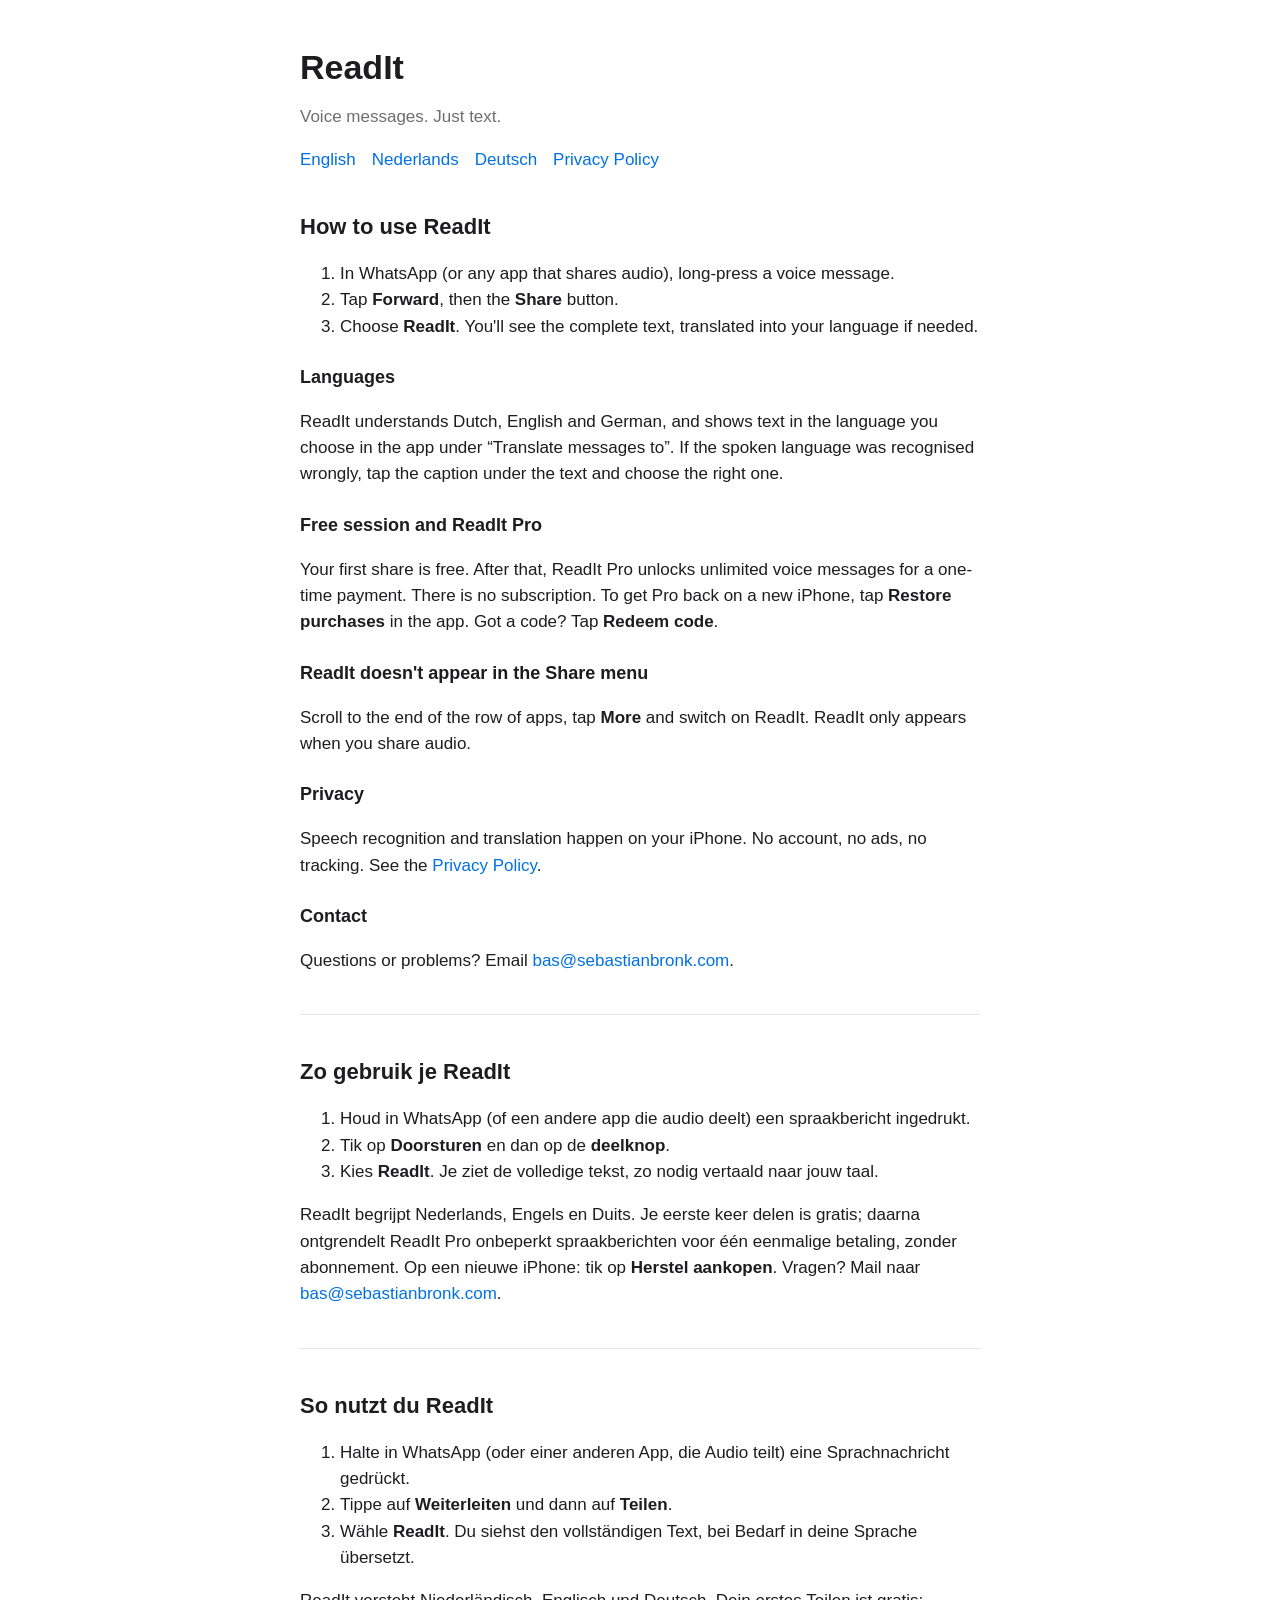
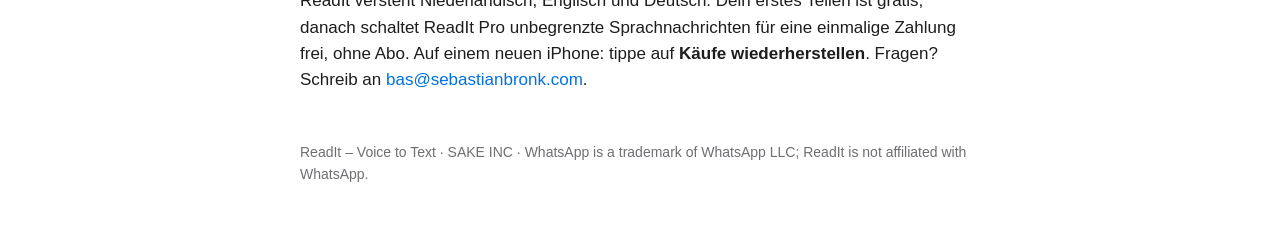
<file: index.html>
<!doctype html>
<html lang="en">
<head>
<meta charset="utf-8">
<meta name="viewport" content="width=device-width, initial-scale=1">
<title>ReadIt Support</title>
<meta name="description" content="Support for ReadIt – Voice to Text: voice messages, just text.">
<link rel="stylesheet" href="style.css">
</head>
<body>
<main>
<h1>ReadIt</h1>
<p class="muted">Voice messages. Just text.</p>
<nav><a href="#en">English</a><a href="#nl">Nederlands</a><a href="#de">Deutsch</a><a href="privacy.html">Privacy Policy</a></nav>

<section id="en">
<h2>How to use ReadIt</h2>
<ol>
<li>In WhatsApp (or any app that shares audio), long-press a voice message.</li>
<li>Tap <b>Forward</b>, then the <b>Share</b> button.</li>
<li>Choose <b>ReadIt</b>. You'll see the complete text, translated into your language if needed.</li>
</ol>
<h3>Languages</h3>
<p>ReadIt understands Dutch, English and German, and shows text in the language you choose in the app under
“Translate messages to”. If the spoken language was recognised wrongly, tap the caption under the text and choose
the right one.</p>
<h3>Free session and ReadIt Pro</h3>
<p>Your first share is free. After that, ReadIt Pro unlocks unlimited voice messages for a one-time payment.
There is no subscription. To get Pro back on a new iPhone, tap <b>Restore purchases</b> in the app.
Got a code? Tap <b>Redeem code</b>.</p>
<h3>ReadIt doesn't appear in the Share menu</h3>
<p>Scroll to the end of the row of apps, tap <b>More</b> and switch on ReadIt. ReadIt only appears when you share audio.</p>
<h3>Privacy</h3>
<p>Speech recognition and translation happen on your iPhone. No account, no ads, no tracking.
See the <a href="privacy.html">Privacy Policy</a>.</p>
<h3>Contact</h3>
<p>Questions or problems? Email <a href="mailto:bas@sebastianbronk.com?subject=ReadIt">bas@sebastianbronk.com</a>.</p>
</section>

<hr>
<section id="nl" lang="nl">
<h2>Zo gebruik je ReadIt</h2>
<ol>
<li>Houd in WhatsApp (of een andere app die audio deelt) een spraakbericht ingedrukt.</li>
<li>Tik op <b>Doorsturen</b> en dan op de <b>deelknop</b>.</li>
<li>Kies <b>ReadIt</b>. Je ziet de volledige tekst, zo nodig vertaald naar jouw taal.</li>
</ol>
<p>ReadIt begrijpt Nederlands, Engels en Duits. Je eerste keer delen is gratis; daarna ontgrendelt ReadIt Pro
onbeperkt spraakberichten voor één eenmalige betaling, zonder abonnement. Op een nieuwe iPhone: tik op
<b>Herstel aankopen</b>. Vragen? Mail naar <a href="mailto:bas@sebastianbronk.com?subject=ReadIt">bas@sebastianbronk.com</a>.</p>
</section>

<hr>
<section id="de" lang="de">
<h2>So nutzt du ReadIt</h2>
<ol>
<li>Halte in WhatsApp (oder einer anderen App, die Audio teilt) eine Sprachnachricht gedrückt.</li>
<li>Tippe auf <b>Weiterleiten</b> und dann auf <b>Teilen</b>.</li>
<li>Wähle <b>ReadIt</b>. Du siehst den vollständigen Text, bei Bedarf in deine Sprache übersetzt.</li>
</ol>
<p>ReadIt versteht Niederländisch, Englisch und Deutsch. Dein erstes Teilen ist gratis; danach schaltet ReadIt Pro
unbegrenzte Sprachnachrichten für eine einmalige Zahlung frei, ohne Abo. Auf einem neuen iPhone: tippe auf
<b>Käufe wiederherstellen</b>. Fragen? Schreib an <a href="mailto:bas@sebastianbronk.com?subject=ReadIt">bas@sebastianbronk.com</a>.</p>
</section>

<footer>ReadIt – Voice to Text · SAKE INC · WhatsApp is a trademark of WhatsApp LLC; ReadIt is not affiliated with WhatsApp.</footer>
</main>
</body>
</html>
</file>
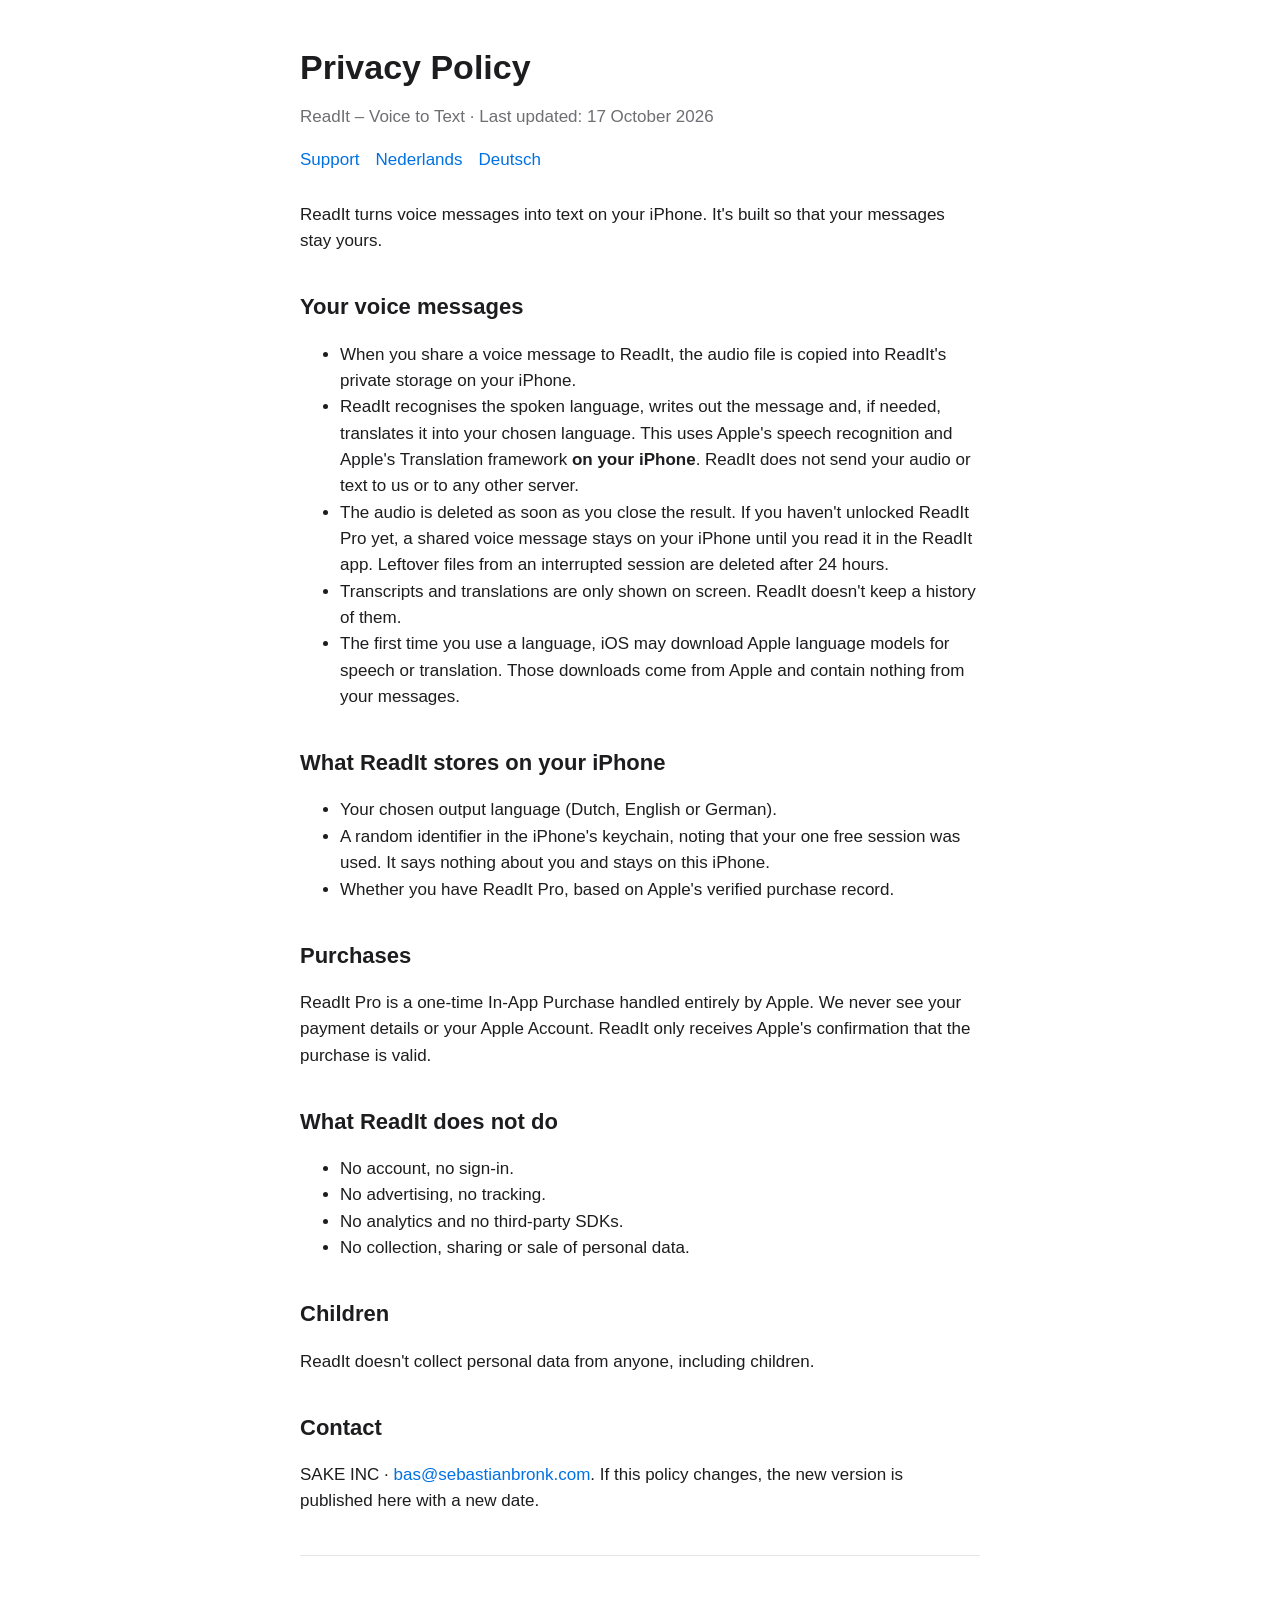
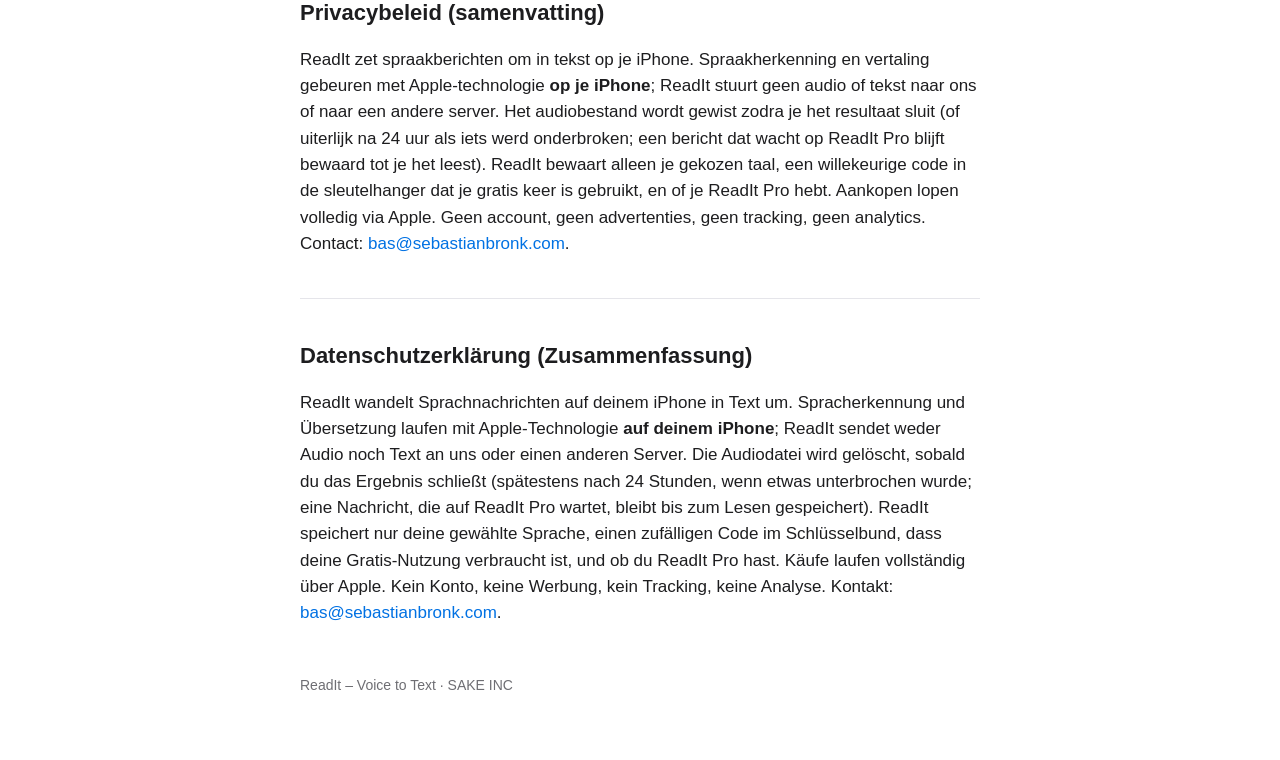
<file: privacy.html>
<!doctype html>
<html lang="en">
<head>
<meta charset="utf-8">
<meta name="viewport" content="width=device-width, initial-scale=1">
<title>ReadIt Privacy Policy</title>
<meta name="description" content="Privacy policy of ReadIt – Voice to Text.">
<link rel="stylesheet" href="style.css">
</head>
<body>
<main>
<h1>Privacy Policy</h1>
<p class="muted">ReadIt – Voice to Text · Last updated: 17 October 2026</p>
<nav><a href="index.html">Support</a><a href="#nl">Nederlands</a><a href="#de">Deutsch</a></nav>

<p>ReadIt turns voice messages into text on your iPhone. It's built so that your messages stay yours.</p>

<h2>Your voice messages</h2>
<ul>
<li>When you share a voice message to ReadIt, the audio file is copied into ReadIt's private storage on your iPhone.</li>
<li>ReadIt recognises the spoken language, writes out the message and, if needed, translates it into your chosen language.
This uses Apple's speech recognition and Apple's Translation framework <b>on your iPhone</b>. ReadIt does not send your
audio or text to us or to any other server.</li>
<li>The audio is deleted as soon as you close the result. If you haven't unlocked ReadIt Pro yet, a shared voice message
stays on your iPhone until you read it in the ReadIt app. Leftover files from an interrupted session are deleted after 24 hours.</li>
<li>Transcripts and translations are only shown on screen. ReadIt doesn't keep a history of them.</li>
<li>The first time you use a language, iOS may download Apple language models for speech or translation. Those downloads
come from Apple and contain nothing from your messages.</li>
</ul>

<h2>What ReadIt stores on your iPhone</h2>
<ul>
<li>Your chosen output language (Dutch, English or German).</li>
<li>A random identifier in the iPhone's keychain, noting that your one free session was used. It says nothing about you
and stays on this iPhone.</li>
<li>Whether you have ReadIt Pro, based on Apple's verified purchase record.</li>
</ul>

<h2>Purchases</h2>
<p>ReadIt Pro is a one-time In-App Purchase handled entirely by Apple. We never see your payment details or your Apple Account.
ReadIt only receives Apple's confirmation that the purchase is valid.</p>

<h2>What ReadIt does not do</h2>
<ul>
<li>No account, no sign-in.</li>
<li>No advertising, no tracking.</li>
<li>No analytics and no third-party SDKs.</li>
<li>No collection, sharing or sale of personal data.</li>
</ul>

<h2>Children</h2>
<p>ReadIt doesn't collect personal data from anyone, including children.</p>

<h2>Contact</h2>
<p>SAKE INC · <a href="mailto:bas@sebastianbronk.com?subject=ReadIt%20privacy">bas@sebastianbronk.com</a>.
If this policy changes, the new version is published here with a new date.</p>

<hr>
<section id="nl" lang="nl">
<h2>Privacybeleid (samenvatting)</h2>
<p>ReadIt zet spraakberichten om in tekst op je iPhone. Spraakherkenning en vertaling gebeuren met Apple-technologie
<b>op je iPhone</b>; ReadIt stuurt geen audio of tekst naar ons of naar een andere server. Het audiobestand wordt gewist zodra
je het resultaat sluit (of uiterlijk na 24 uur als iets werd onderbroken; een bericht dat wacht op ReadIt Pro blijft bewaard
tot je het leest). ReadIt bewaart alleen je gekozen taal, een willekeurige code in de sleutelhanger dat je gratis keer is
gebruikt, en of je ReadIt Pro hebt. Aankopen lopen volledig via Apple. Geen account, geen advertenties, geen tracking,
geen analytics. Contact: <a href="mailto:bas@sebastianbronk.com?subject=ReadIt%20privacy">bas@sebastianbronk.com</a>.</p>
</section>

<hr>
<section id="de" lang="de">
<h2>Datenschutzerklärung (Zusammenfassung)</h2>
<p>ReadIt wandelt Sprachnachrichten auf deinem iPhone in Text um. Spracherkennung und Übersetzung laufen mit
Apple-Technologie <b>auf deinem iPhone</b>; ReadIt sendet weder Audio noch Text an uns oder einen anderen Server. Die
Audiodatei wird gelöscht, sobald du das Ergebnis schließt (spätestens nach 24 Stunden, wenn etwas unterbrochen wurde; eine
Nachricht, die auf ReadIt Pro wartet, bleibt bis zum Lesen gespeichert). ReadIt speichert nur deine gewählte Sprache, einen
zufälligen Code im Schlüsselbund, dass deine Gratis-Nutzung verbraucht ist, und ob du ReadIt Pro hast. Käufe laufen
vollständig über Apple. Kein Konto, keine Werbung, kein Tracking, keine Analyse. Kontakt:
<a href="mailto:bas@sebastianbronk.com?subject=ReadIt%20privacy">bas@sebastianbronk.com</a>.</p>
</section>

<footer>ReadIt – Voice to Text · SAKE INC</footer>
</main>
</body>
</html>
</file>
<file: style.css>
:root { --bg:#ffffff; --fg:#1d1d1f; --muted:#6e6e73; --line:#e5e5ea; --accent:#0071e3; }
@media (prefers-color-scheme: dark) { :root { --bg:#000000; --fg:#f5f5f7; --muted:#a1a1a6; --line:#2c2c2e; --accent:#2997ff; } }
* { box-sizing: border-box; }
body { margin:0; background:var(--bg); color:var(--fg); font:17px/1.55 -apple-system, BlinkMacSystemFont, "Helvetica Neue", Arial, sans-serif; }
main { max-width:720px; margin:0 auto; padding:48px 20px 64px; }
h1 { font-size:34px; line-height:1.15; margin:0 0 6px; }
h2 { font-size:22px; margin:36px 0 8px; }
h3 { font-size:18px; margin:24px 0 4px; }
p, li { color:var(--fg); }
.muted { color:var(--muted); }
a { color:var(--accent); text-decoration:none; }
a:hover { text-decoration:underline; }
nav { display:flex; gap:16px; margin:12px 0 28px; flex-wrap:wrap; }
hr { border:0; border-top:1px solid var(--line); margin:40px 0; }
footer { color:var(--muted); font-size:14px; margin-top:48px; }
</file>
